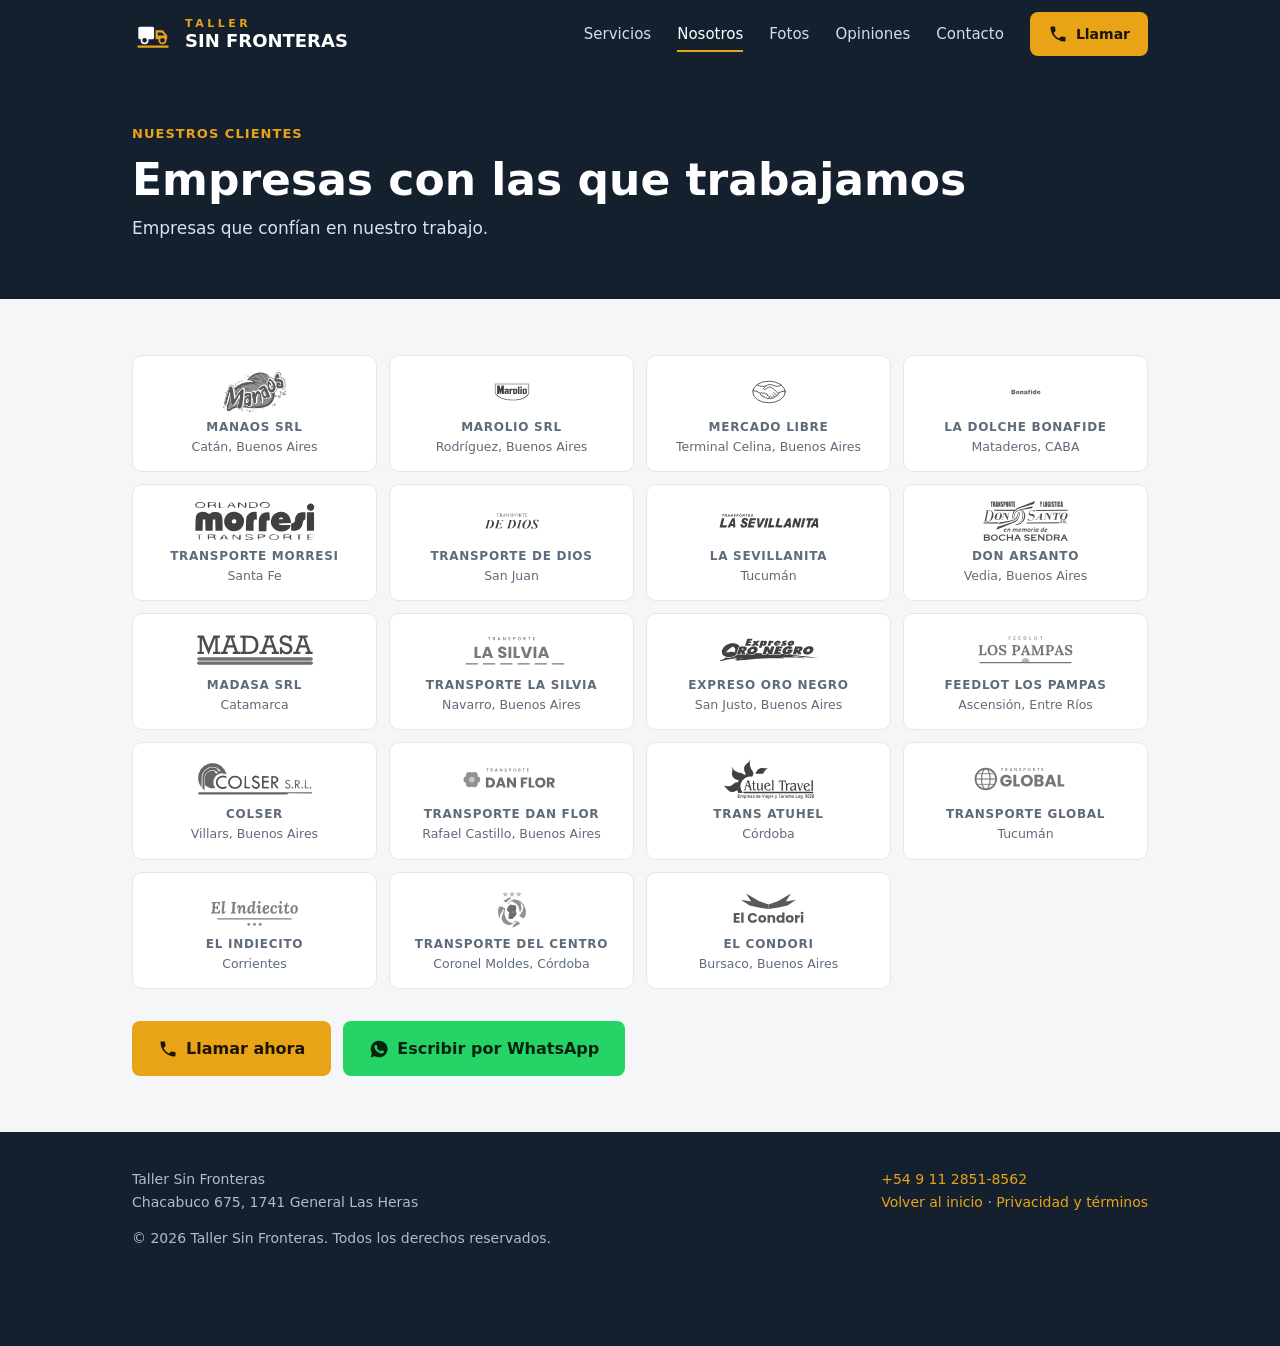
<file: paginas/empresas.html>
<!DOCTYPE html>
<html lang="es">
<head>
<meta charset="utf-8">
<meta name="viewport" content="width=device-width, initial-scale=1, viewport-fit=cover">
<meta name="theme-color" content="#14202e">
<title>Empresas con las que trabajamos | Taller Sin Fronteras</title>
<meta name="description" content="Empresas que confían en Taller Sin Fronteras, auxilio de camiones y taller mecánico en General Las Heras.">
<link rel="stylesheet" href="../recursos/estilos.css">
<link rel="stylesheet" href="../recursos/animaciones.css">
<style>
.cgrid{display:grid;grid-template-columns:repeat(auto-fill,minmax(140px,1fr));gap:12px}
@media(min-width:900px){.cgrid{grid-template-columns:repeat(4,1fr)}}
.cgrid>div{background:var(--card);border:1px solid var(--line);border-radius:10px;min-height:96px;padding:16px 12px;display:flex;flex-direction:column;align-items:center;justify-content:center;gap:8px;text-align:center;font-weight:800;color:var(--ink);font-size:15.5px;line-height:1.25}
.cgrid>div:hover{border-color:var(--acc)}
.cgrid img{height:40px;width:auto;max-width:120px;filter:grayscale(1);opacity:.75;transition:filter .2s,opacity .2s}
.cgrid>div:hover img{filter:none;opacity:1}
.cgrid img+span{font-size:12px;font-weight:700;letter-spacing:.06em;text-transform:uppercase;color:var(--mut)}
.cgrid small{font-size:12.5px;font-weight:500;color:var(--mut);line-height:1.3}
.cgrid span+small{margin-top:-4px}
</style>
</head>
<body>
<svg width="0" height="0" style="position:absolute" aria-hidden="true"><symbol id="ico" viewBox="0 0 80 80"><rect width="80" height="80" rx="18" fill="#14202e"/><rect x="12" y="26" width="30" height="24" rx="3" fill="#fff"/><path d="M45 33h12.5a3 3 0 0 1 2.4 1.2L67 43v7H45z" fill="#e8a317"/><path d="M49 37h8l5 6H49z" fill="#14202e"/><circle cx="24" cy="52" r="6" fill="#14202e" stroke="#fff" stroke-width="3"/><circle cx="58" cy="52" r="6" fill="#14202e" stroke="#e8a317" stroke-width="3"/><rect x="10" y="62" width="60" height="4" rx="2" fill="#e8a317"/></symbol></svg>
<header>
 <div class="wrap bar">
  <a href="../index.html" class="logo" aria-label="Taller Sin Fronteras, inicio"><svg aria-hidden="true"><use href="#ico"/></svg><span><span class="t1">Taller</span><span class="t2">Sin Fronteras</span></span></a>
  <button class="burger" id="bg" aria-label="Menú" aria-expanded="false">&#9776;</button>
  <nav id="nav">
   <a href="../index.html#servicios">Servicios</a>
   <a href="../index.html#nosotros" class="on">Nosotros</a>
   <a href="../index.html#fotos">Fotos</a>
   <a href="../index.html#opiniones">Opiniones</a>
   <a href="../index.html#contacto">Contacto</a>
   <a class="btn btn-acc" href="tel:+5491128518562"><svg viewBox="0 0 24 24" aria-hidden="true"><path d="M6.62 10.79c1.44 2.83 3.76 5.14 6.59 6.59l2.2-2.2c.27-.27.67-.36 1.02-.24 1.12.37 2.33.57 3.57.57.55 0 1 .45 1 1V20c0 .55-.45 1-1 1-9.39 0-17-7.61-17-17 0-.55.45-1 1-1h3.5c.55 0 1 .45 1 1 0 1.25.2 2.45.57 3.57.11.35.03.74-.25 1.02l-2.2 2.2z"/></svg>Llamar</a>
  </nav>
 </div>
</header>

<div class="top"><div class="wrap"><small>Nuestros clientes</small><h1>Empresas con las que trabajamos</h1><p>Empresas que confían en nuestro trabajo.</p></div></div>

<section>
 <div class="wrap">
  <div class="cgrid" id="cgrid"></div>
  <div class="row" style="margin-top:32px">
   <a class="btn btn-acc" href="tel:+5491128518562"><svg viewBox="0 0 24 24" aria-hidden="true"><path d="M6.62 10.79c1.44 2.83 3.76 5.14 6.59 6.59l2.2-2.2c.27-.27.67-.36 1.02-.24 1.12.37 2.33.57 3.57.57.55 0 1 .45 1 1V20c0 .55-.45 1-1 1-9.39 0-17-7.61-17-17 0-.55.45-1 1-1h3.5c.55 0 1 .45 1 1 0 1.25.2 2.45.57 3.57.11.35.03.74-.25 1.02l-2.2 2.2z"/></svg>Llamar ahora</a>
   <a class="btn btn-wa" href="https://wa.me/5491128518562?text=Hola%2C%20quiero%20consultar%20por%20el%20servicio%20para%20mi%20empresa" target="_blank" rel="noopener"><svg viewBox="0 0 24 24" aria-hidden="true"><path d="M12 2a10 10 0 0 0-8.6 15L2 22l5.2-1.4A10 10 0 1 0 12 2zm5.4 14.2c-.2.6-1.3 1.2-1.8 1.2-.5.1-1 .2-3.3-.7-2.8-1.2-4.6-4-4.7-4.2-.1-.2-1.1-1.5-1.1-2.8s.7-2 1-2.3c.2-.3.5-.3.7-.3h.5c.2 0 .4 0 .6.5l.8 1.9c.1.2.1.4 0 .5l-.4.6c-.1.2-.3.3-.1.6.2.3.8 1.3 1.7 2.1 1.2 1 2.1 1.3 2.4 1.5.3.1.5.1.6-.1l.8-1c.2-.2.4-.2.6-.1l1.9.9c.3.1.4.2.5.3.1.2.1.8-.1 1.4z"/></svg>Escribir por WhatsApp</a>
  </div>
 </div>
</section>

<footer>
 <div class="wrap f">
  <div>Taller Sin Fronteras<br>Chacabuco 675, 1741 General Las Heras</div>
  <div><a class="m" href="tel:+5491128518562">+54 9 11 2851-8562</a><br><a class="m" href="../index.html">Volver al inicio</a> · <a class="m" href="../index.html#privacidad">Privacidad y términos</a></div>
 </div>
 <div class="wrap" style="margin-top:14px">© <span id="y"></span> Taller Sin Fronteras. Todos los derechos reservados.</div>
</footer>
<script src="../recursos/comun.js"></script>
<script src="../recursos/empresas.js"></script>
<script>
(function(){
 var cg=document.getElementById('cgrid');
 (window.EMPRESAS||[]).forEach(function(c){
  var t=document.createElement('div');
  t.appendChild(logoEmpresa(c,'../'));
  var s=document.createElement('span');s.textContent=c.n;t.appendChild(s);
  if(c.l){var lo=document.createElement('small');lo.textContent=c.l;t.appendChild(lo)}
  cg.appendChild(t);
 });
})();
</script>
<script src="../recursos/animaciones.js"></script>
</body>
</html>
</file>
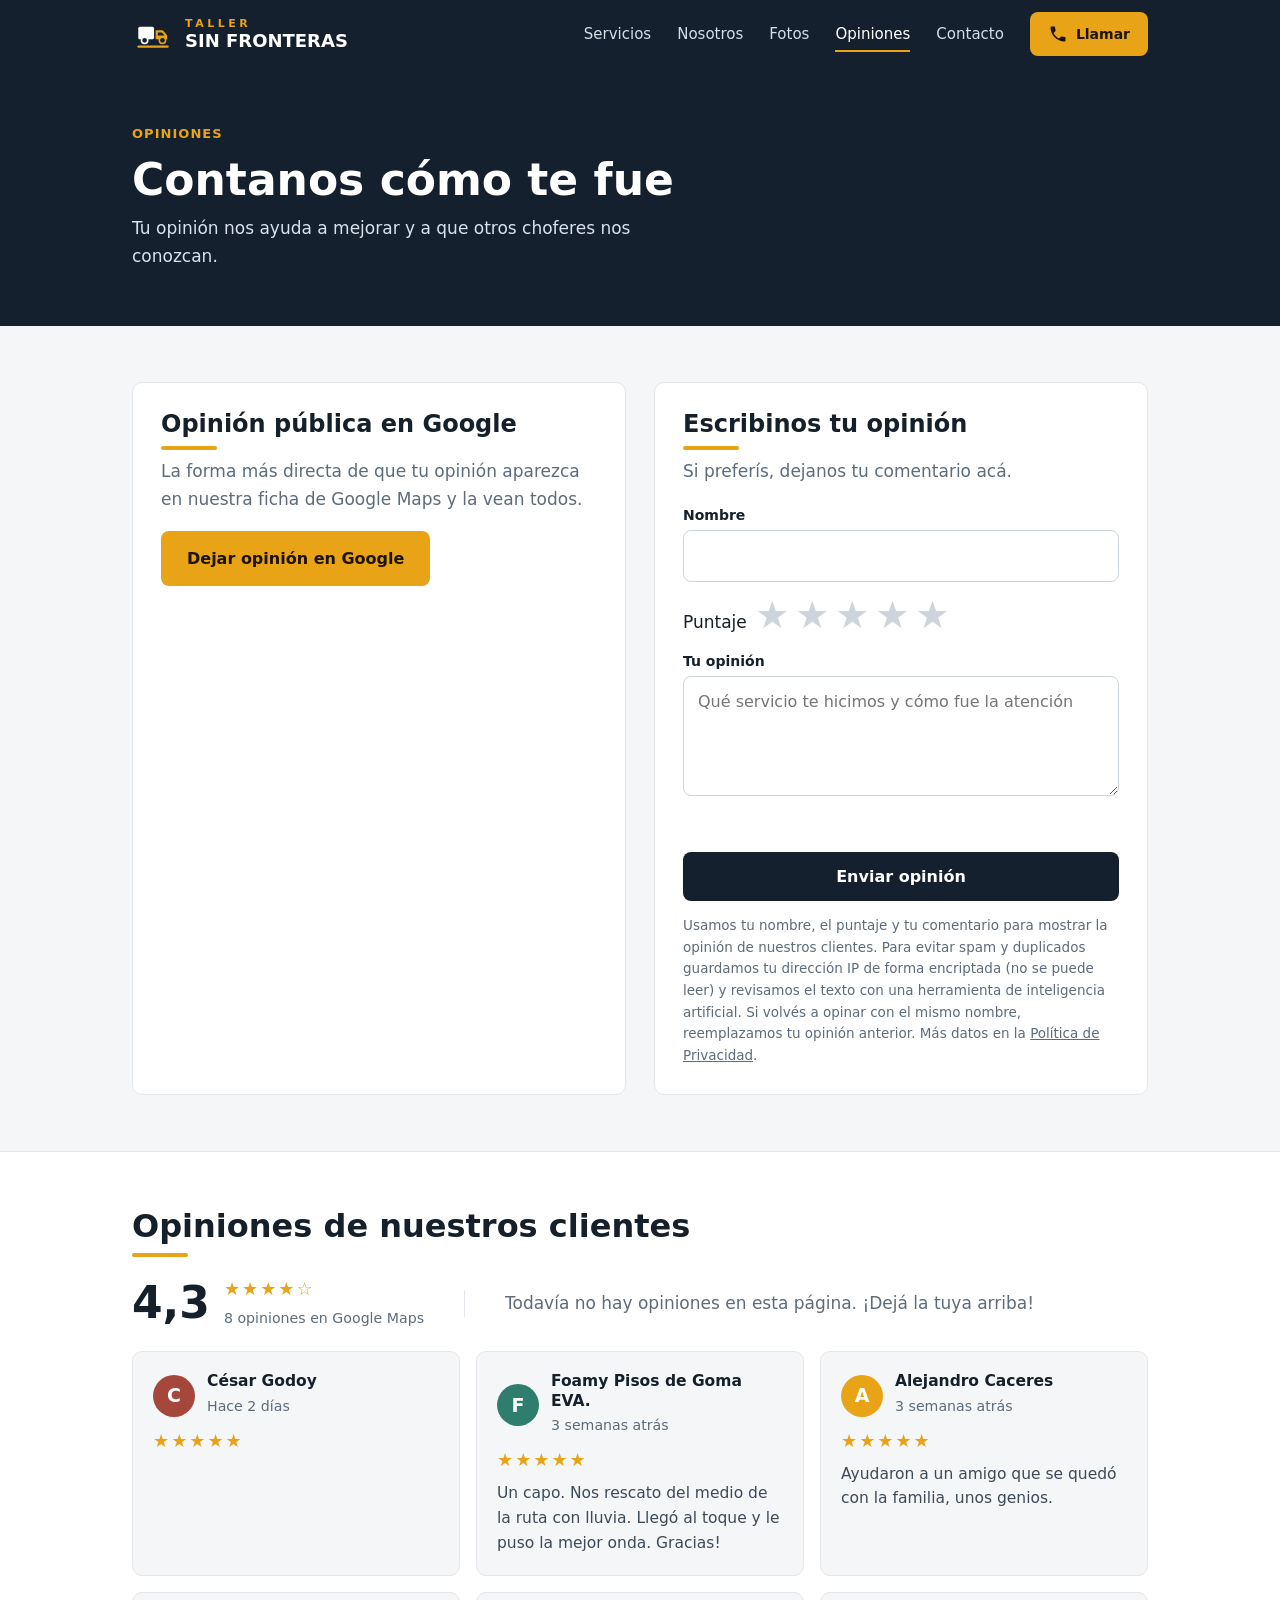
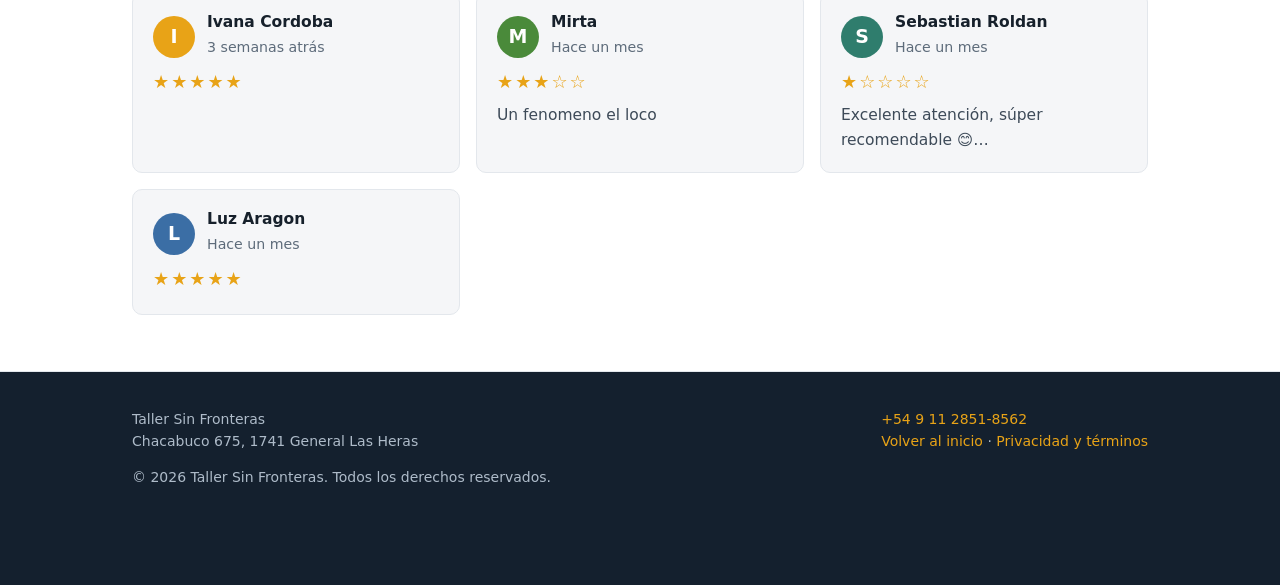
<file: paginas/opinion.html>
<!DOCTYPE html>
<html lang="es">
<head>
<meta charset="utf-8">
<meta name="viewport" content="width=device-width, initial-scale=1, viewport-fit=cover">
<meta name="theme-color" content="#14202e">
<title>Dejá tu opinión | Taller Sin Fronteras</title>
<meta name="description" content="Contanos cómo te fue en Taller Sin Fronteras, auxilio de camiones en General Las Heras.">
<link rel="stylesheet" href="../recursos/estilos.css">
<link rel="stylesheet" href="../recursos/animaciones.css">
<style>
.c-grid{display:grid;grid-template-columns:1fr 1fr;gap:28px}
.box{background:var(--card);border:1px solid var(--line);border-radius:10px;padding:28px}
.box h2{font-size:24px;margin-bottom:8px}
.box p{color:var(--mut);margin-bottom:18px}
@media(max-width:800px){.c-grid{grid-template-columns:1fr}}
form{display:grid;gap:14px}
label.l{font-size:14px;font-weight:600;display:block;margin-bottom:4px}
input[type=text],textarea{width:100%;padding:12px 14px;border:1px solid #cdd4dc;border-radius:8px;font:inherit;font-size:16px;background:#fff;color:var(--ink)}
input[type=text]:focus,textarea:focus{outline:2px solid var(--acc);outline-offset:1px;border-color:var(--acc)}
textarea{min-height:120px;resize:vertical}
.rate{display:inline-flex;flex-direction:row-reverse;justify-content:flex-end;position:relative}
.rate input{position:absolute;opacity:0;width:1px;height:1px}
.rate label{font-size:38px;line-height:1;color:#cdd4dc;cursor:pointer;padding:0 3px}
.rate input:checked~label,.rate label:hover,.rate label:hover~label{color:var(--acc)}
.rate input:focus-visible+label{outline:2px solid var(--acc);border-radius:4px}
#err{color:#b3261e;font-size:14px;min-height:20px}
.rall{display:grid;grid-template-columns:repeat(auto-fit,minmax(260px,1fr));gap:16px;margin-top:20px}
.rc{background:var(--bg);border:1px solid var(--line);border-radius:10px;padding:20px}
.rc p{color:#3d4a58;font-size:15.5px;margin:6px 0 0}
.rc small{color:var(--mut)}
.st{color:var(--acc);letter-spacing:2px;font-size:18px}
.rh{display:flex;align-items:center;gap:12px;margin-bottom:8px}
.rh b{display:block;line-height:1.25;font-size:15.5px}
.av{width:42px;height:42px;border-radius:50%;display:grid;place-items:center;color:#fff;font-weight:700;font-size:19px;flex:none}
.nota{font-size:13.5px;color:var(--mut)}
.rsum{display:flex;flex-wrap:wrap;align-items:center;gap:18px 40px;margin:18px 0 4px}
.rsum .pb{display:flex;align-items:center;gap:14px}
@media(min-width:560px){.rsum .pb+.pb{border-left:1px solid var(--line);padding-left:40px}}
.rsum b{font-size:44px;line-height:1}
.rsum small{color:var(--mut)}
.rsum a{text-decoration:underline}
</style>
</head>
<body>
<svg width="0" height="0" style="position:absolute" aria-hidden="true"><symbol id="ico" viewBox="0 0 80 80"><rect width="80" height="80" rx="18" fill="#14202e"/><rect x="12" y="26" width="30" height="24" rx="3" fill="#fff"/><path d="M45 33h12.5a3 3 0 0 1 2.4 1.2L67 43v7H45z" fill="#e8a317"/><path d="M49 37h8l5 6H49z" fill="#14202e"/><circle cx="24" cy="52" r="6" fill="#14202e" stroke="#fff" stroke-width="3"/><circle cx="58" cy="52" r="6" fill="#14202e" stroke="#e8a317" stroke-width="3"/><rect x="10" y="62" width="60" height="4" rx="2" fill="#e8a317"/></symbol></svg>
<header>
 <div class="wrap bar">
  <a href="../index.html" class="logo" aria-label="Taller Sin Fronteras, inicio"><svg aria-hidden="true"><use href="#ico"/></svg><span><span class="t1">Taller</span><span class="t2">Sin Fronteras</span></span></a>
  <button class="burger" id="bg" aria-label="Menú" aria-expanded="false">&#9776;</button>
  <nav id="nav">
   <a href="../index.html#servicios">Servicios</a>
   <a href="../index.html#nosotros">Nosotros</a>
   <a href="../index.html#fotos">Fotos</a>
   <a href="../index.html#opiniones" class="on">Opiniones</a>
   <a href="../index.html#contacto">Contacto</a>
   <a class="btn btn-acc" href="tel:+5491128518562"><svg viewBox="0 0 24 24" aria-hidden="true"><path d="M6.62 10.79c1.44 2.83 3.76 5.14 6.59 6.59l2.2-2.2c.27-.27.67-.36 1.02-.24 1.12.37 2.33.57 3.57.57.55 0 1 .45 1 1V20c0 .55-.45 1-1 1-9.39 0-17-7.61-17-17 0-.55.45-1 1-1h3.5c.55 0 1 .45 1 1 0 1.25.2 2.45.57 3.57.11.35.03.74-.25 1.02l-2.2 2.2z"/></svg>Llamar</a>
  </nav>
 </div>
</header>

<div class="top"><div class="wrap"><small>Opiniones</small><h1>Contanos cómo te fue</h1><p>Tu opinión nos ayuda a mejorar y a que otros choferes nos conozcan.</p></div></div>

<section>
 <div class="wrap c-grid">
  <div class="box">
   <h2>Opinión pública en Google</h2>
   <p>La forma más directa de que tu opinión aparezca en nuestra ficha de Google Maps y la vean todos.</p>
   <a class="btn btn-acc" href="https://maps.app.goo.gl/n9jc7Dehfp5RE3VC8" target="_blank" rel="noopener">Dejar opinión en Google</a>
  </div>
  <div class="box">
   <h2>Escribinos tu opinión</h2>
   <p>Si preferís, dejanos tu comentario acá.</p>
   <form id="frm" novalidate>
    <input type="text" name="web" tabindex="-1" autocomplete="off" aria-hidden="true" style="position:absolute;left:-9999px;width:1px;height:1px;opacity:0">
    <div><label class="l" for="n">Nombre</label><input type="text" id="n" autocomplete="name" maxlength="80"></div>
    <div>
     <span class="l" id="pl">Puntaje</span>
     <div class="rate" role="radiogroup" aria-labelledby="pl">
      <input type="radio" name="p" id="s5" value="5"><label for="s5" title="5 estrellas">★</label>
      <input type="radio" name="p" id="s4" value="4"><label for="s4" title="4 estrellas">★</label>
      <input type="radio" name="p" id="s3" value="3"><label for="s3" title="3 estrellas">★</label>
      <input type="radio" name="p" id="s2" value="2"><label for="s2" title="2 estrellas">★</label>
      <input type="radio" name="p" id="s1" value="1"><label for="s1" title="1 estrella">★</label>
     </div>
    </div>
    <div><label class="l" for="m">Tu opinión</label><textarea id="m" maxlength="1000" placeholder="Qué servicio te hicimos y cómo fue la atención"></textarea></div>
    <div id="err" role="alert"></div>
    <button class="btn btn-dark" type="submit">Enviar opinión</button>
    <p class="nota" style="margin:0">Usamos tu nombre, el puntaje y tu comentario para mostrar la opinión de nuestros clientes. Para evitar spam y duplicados guardamos tu dirección IP de forma encriptada (no se puede leer) y revisamos el texto con una herramienta de inteligencia artificial. Si volvés a opinar con el mismo nombre, reemplazamos tu opinión anterior. Más datos en la <a href="../index.html#privacidad" style="text-decoration:underline">Política de Privacidad</a>.</p>
   </form>
  </div>
 </div>
</section>

<section class="alt">
 <div class="wrap">
  <h2>Opiniones de nuestros clientes</h2>
  <div class="rsum" id="rsum"></div>
  <div class="rall" id="rall"></div>
 </div>
</section>

<footer>
 <div class="wrap f">
  <div>Taller Sin Fronteras<br>Chacabuco 675, 1741 General Las Heras</div>
  <div><a class="m" href="tel:+5491128518562">+54 9 11 2851-8562</a><br><a class="m" href="../index.html">Volver al inicio</a> · <a class="m" href="../index.html#privacidad">Privacidad y términos</a></div>
 </div>
 <div class="wrap" style="margin-top:14px">© <span id="y"></span> Taller Sin Fronteras. Todos los derechos reservados.</div>
</footer>
<script src="../recursos/comun.js"></script>
<script src="../recursos/animaciones.js"></script>
<script>
var SHEET_URL='https://script.google.com/macros/s/AKfycbyS9FpgaKjFnFLWmtCaMs-tdaZ95JANMC3MGFjabP0MwmQehuue1i5C7sYGWu28uI_Zxg/exec'; // pegá acá la URL de tu Google Apps Script cuando la tengas
var OPINION_API='https://twilight-credit-aa73.tallersinfronteras.workers.dev/'; // URL del Worker de Cloudflare (ver backend/LEEME.md). Mientras esté vacía, las opiniones se envían directo a Google (sin IP ni revisión).
document.getElementById('frm').addEventListener('submit',function(e){
 e.preventDefault();
 var n=this.n.value.trim(),m=this.m.value.trim(),p=this.querySelector('input[name=p]:checked'),err=document.getElementById('err');
 if(!n){err.textContent='Escribí tu nombre.';this.n.focus();return}
 if(!p){err.textContent='Elegí un puntaje de 1 a 5 estrellas.';return}
 err.textContent='';
 if(!SHEET_URL){err.innerHTML='Por ahora no podemos recibir opiniones acá. Podés dejarla en <a href="https://maps.app.goo.gl/n9jc7Dehfp5RE3VC8" target="_blank" rel="noopener" style="text-decoration:underline">Google Maps</a>.';return}
 var f=this,b=f.querySelector('button');b.disabled=true;
 var datos={fecha:new Date().toLocaleString('es-AR'),nombre:n,puntaje:+p.value,opinion:m,web:(f.web&&f.web.value)||''};
 var envio=OPINION_API
  ? fetch(OPINION_API,{method:'POST',headers:{'Content-Type':'text/plain;charset=utf-8'},body:JSON.stringify(datos)}).then(function(r){return r.json()}).then(function(j){if(!j||!j.ok)throw new Error('no');return j})
  : fetch(SHEET_URL,{method:'POST',mode:'no-cors',body:JSON.stringify(datos)}).then(function(){return {ok:true}});
 envio
 .then(function(j){f.closest('.box').innerHTML=j.actualizada?'<h2>¡Gracias!</h2><p>Actualizamos tu opinión anterior con la nueva.</p>':'<h2>¡Gracias por tu opinión!</h2><p>Ya recibimos tu mensaje.</p>'})
 .catch(function(){b.disabled=false;err.textContent='No se pudo enviar. Probá de nuevo en unos minutos.'});
});

var FALLBACK=[
 {n:'César Godoy',e:5,t:'',f:'Hace 2 días'},
 {n:'Foamy Pisos de Goma EVA.',e:5,t:'Un capo. Nos rescato del medio de la ruta con lluvia. Llegó al toque y le puso la mejor onda. Gracias!',f:'3 semanas atrás'},
 {n:'Alejandro Caceres',e:5,t:'Ayudaron a un amigo que se quedó con la familia, unos genios.',f:'3 semanas atrás'},
 {n:'Ivana Cordoba',e:5,t:'',f:'3 semanas atrás'},
 {n:'Mirta',e:3,t:'Un fenomeno el loco',f:'Hace un mes'},
 {n:'Sebastian Roldan',e:1,t:'Excelente atención, súper recomendable 😊…',f:'Hace un mes'},
 {n:'Luz Aragon',e:5,t:'',f:'Hace un mes'}
 ];
var COL=['#e8a317','#2f7d6d','#3b6ea5','#a5473b','#6b5aa5','#4a8a3a','#b5651d'];
function stars(n){return '★★★★★'.slice(0,n)+'☆☆☆☆☆'.slice(0,5-n)}
function card(o){
 var h=0;for(var i=0;i<o.n.length;i++)h+=o.n.charCodeAt(i);
 var c=document.createElement('div');c.className='rc';
 c.innerHTML='<div class="rh"><div class="av"></div><div><b></b><small></small></div></div><div class="st"></div><p></p>';
 var av=c.querySelector('.av');av.textContent=o.n.trim().charAt(0).toUpperCase();av.style.background=COL[h%COL.length];
 c.querySelector('b').textContent=o.n;
 c.querySelector('small').textContent=o.f||'';
 c.querySelector('.st').textContent=stars(o.e);
 var p=c.querySelector('p');if(o.t)p.textContent=o.t;else p.remove();
 return c;
}
function pintar(L){var r=document.getElementById('rall');r.innerHTML='';L.forEach(function(o){r.appendChild(card(o))})}
pintar(FALLBACK);
// Resumen con dos puntajes: el de Google Maps y el de las opiniones dejadas en esta página
var PUNTAJE=4.3,CANTIDAD=8; // ficha de Google Maps (actualizalos si cambian)
function pb(num,est,txt,link){
 var d=document.createElement('div');d.className='pb';
 d.innerHTML='<b></b><div><div class="st"></div><small></small></div>';
 d.querySelector('b').textContent=num;d.querySelector('.st').textContent=est;
 var sm=d.querySelector('small');
 if(link){var a=document.createElement('a');a.href=link;a.textContent=txt;sm.appendChild(a)}else sm.textContent=txt;
 return d;
}
function resumen(W){
 var rs=document.getElementById('rsum');rs.innerHTML='';
 rs.appendChild(pb(PUNTAJE.toFixed(1).replace('.',','),stars(Math.round(PUNTAJE)),CANTIDAD+' opiniones en Google Maps'));
 if(W.length){
  var t=0;W.forEach(function(o){t+=o.e});var m=t/W.length;
  rs.appendChild(pb(m.toFixed(1).replace('.',','),stars(Math.round(m)),W.length+(W.length===1?' opinión':' opiniones')+' en esta página'));
 }else{
  var v=document.createElement('div');v.className='pb';v.style.color='var(--mut)';
  v.textContent='Todavía no hay opiniones en esta página. ¡Dejá la tuya arriba!';rs.appendChild(v);
 }
}
resumen([]);
fetch(SHEET_URL).then(function(r){return r.json()}).then(function(d){
 var L=(d||[]).filter(function(x){return x.nombre&&x.puntaje}).map(function(x){return {n:String(x.nombre),e:Math.max(1,Math.min(5,+x.puntaje||5)),t:String(x.opinion||''),f:String(x.fecha||'').split(',')[0]}});
 function clave(o){return (o.n+'|'+o.e+'|'+o.t).trim().toLowerCase()}
 var ya=FALLBACK.map(clave);
 L=L.filter(function(o){return ya.indexOf(clave(o))<0});
 if(L.length){resumen(L);pintar(L.concat(FALLBACK))}
}).catch(function(){});
</script>
</body>
</html>
</file>
<file: recursos/estilos.css>
:root{--ink:#16202b;--mut:#5d6b7a;--line:#e3e7ec;--bg:#f5f6f8;--card:#fff;--dark:#14202e;--acc:#e8a317;--accink:#1d1400;--wa:#25d366}
*{box-sizing:border-box;margin:0;padding:0}
html{scroll-behavior:smooth;scroll-padding-top:70px}
body{font-family:system-ui,-apple-system,"Segoe UI",Roboto,Arial,sans-serif;color:var(--ink);background:var(--bg);line-height:1.6;font-size:17px}
a{color:inherit;text-decoration:none}
img{display:block;max-width:100%}
.wrap{max-width:1060px;margin:auto;padding:0 22px}
.btn{display:inline-flex;align-items:center;justify-content:center;gap:8px;padding:13px 24px;border-radius:8px;font-weight:700;font-size:16px;border:2px solid transparent;cursor:pointer;font-family:inherit}
.btn svg{width:20px;height:20px;flex:none;fill:currentColor}
.btn-acc{background:var(--acc);color:var(--accink)}
.btn-acc:hover{background:#f2b32e}
.btn-wa{background:var(--wa);color:#05230f}
.btn-wa:hover{background:#2bd367}
.btn:active{transform:translateY(1px)}
.btn:focus-visible,.wa:focus-visible{outline:3px solid #fff;outline-offset:2px;box-shadow:0 0 0 6px #14202e}
.wa{transition:transform .15s}
.wa:hover{transform:scale(1.06)}
.wa:active{transform:scale(.97)}
@media(hover:hover) and (min-width:760px){
.wa:before{content:attr(data-t);position:absolute;right:68px;top:50%;transform:translateY(-50%) translateX(6px);background:#14202e;color:#fff;font-size:14px;font-weight:700;padding:7px 12px;border-radius:8px;white-space:nowrap;opacity:0;pointer-events:none;transition:opacity .15s,transform .15s}
.wa:hover:before,.wa:focus-visible:before{opacity:1;transform:translateY(-50%)}}
.btn-dark{background:var(--dark);color:#fff}
.row{display:flex;flex-wrap:wrap;gap:12px}

header{position:sticky;top:0;z-index:50;background:var(--dark);color:#fff}
.bar{display:flex;align-items:center;justify-content:space-between;height:68px}
.logo{display:flex;align-items:center;gap:11px;line-height:1}
.logo svg{width:42px;height:42px;flex:none}
.logo span{display:block}
.logo .t1{font-size:11px;font-weight:700;letter-spacing:.32em;color:var(--acc);text-transform:uppercase;margin-bottom:3px}
.logo .t2{font-size:18px;font-weight:900;text-transform:uppercase}
nav{display:flex;gap:26px;align-items:center}
nav a{font-size:15px;color:#d5dde6}
nav a:hover,nav a.on{color:#fff}
nav .btn{padding:9px 16px;font-size:14px;color:var(--accink)}
.burger{display:none;background:none;border:0;color:#fff;font-size:26px;cursor:pointer;padding:6px 10px}
@media(max-width:780px){
 .burger{display:block}
 nav{display:none;position:absolute;top:68px;left:0;right:0;background:var(--dark);flex-direction:column;align-items:stretch;gap:0;padding:6px 22px 18px;border-top:1px solid #ffffff1f}
 nav.open{display:flex}
 nav a{padding:14px 0;border-bottom:1px solid #ffffff14;font-size:17px}
 nav .btn{margin-top:14px;padding:13px}
}

.top{background:var(--dark);color:#fff;padding:56px 0}
.top small{display:block;color:var(--acc);font-weight:700;letter-spacing:.08em;text-transform:uppercase;font-size:13px;margin-bottom:10px}
.top h1{font-size:clamp(30px,5vw,44px);line-height:1.15}
.top p{color:#d9e2ec;max-width:34em;margin-top:10px}
section{padding:56px 0}
.alt{background:var(--card);border-block:1px solid var(--line)}
h2{font-size:clamp(25px,4vw,32px);line-height:1.15;margin-bottom:8px}
.sub{color:var(--mut);max-width:38em;margin-bottom:24px}
.two{display:grid;grid-template-columns:1fr 1.25fr;gap:40px;align-items:start}
.two p{color:#3d4a58;margin-bottom:12px}
.two ul{list-style:none;display:grid;gap:8px;margin:14px 0 20px}
.two li{padding-left:26px;position:relative;color:#3d4a58}
.two li:before{content:"✓";position:absolute;left:0;color:var(--acc);font-weight:900}
@media(max-width:800px){.two{grid-template-columns:1fr;gap:24px}}
.two .gal figure:first-child{grid-column:1/-1;aspect-ratio:4/5;max-height:640px}
.two .gal figure:first-child img{object-position:center}

.gal{display:grid;grid-template-columns:repeat(3,1fr);gap:12px}
.gal figure{aspect-ratio:4/3;overflow:hidden;border-radius:8px;background:#dde2e8;cursor:zoom-in}
.gal img{width:100%;height:100%;object-fit:cover;transition:transform .4s}
.gal figure:hover img{transform:scale(1.04)}
@media(max-width:700px){.gal{grid-template-columns:1fr 1fr}}
.vacio{color:var(--mut);padding:28px;border:2px dashed var(--line);border-radius:10px;text-align:center;display:none}

#lb{border:0;background:transparent;max-width:96vw;max-height:94vh;padding:0;margin:auto}
#lb::backdrop{background:#0b1420e6}
#lb img{max-width:96vw;max-height:88vh;margin:auto;border-radius:8px}
#lb button{position:absolute;top:8px;right:8px;width:40px;height:40px;border-radius:50%;border:0;font-size:24px;cursor:pointer;background:#fff}

footer{background:var(--dark);color:#aebbc9;padding:36px 0 96px;font-size:14px}
footer a.m{color:var(--acc)}
footer .f{display:flex;justify-content:space-between;gap:20px;flex-wrap:wrap}
.wa{position:fixed;right:16px;bottom:calc(16px + env(safe-area-inset-bottom,0px));z-index:60;width:56px;height:56px;border-radius:50%;background:var(--wa);display:grid;place-items:center;box-shadow:0 4px 14px #0006}
.wa svg{width:28px;height:28px;fill:#fff}
</file>
<file: recursos/animaciones.css>
/* Animaciones - Taller Sin Fronteras
   Todo el movimiento esta dentro de "prefers-reduced-motion: no-preference",
   asi que quien pide menos movimiento en su sistema no ve nada de esto. */

/* Sombra del encabezado al bajar (no es movimiento) */
header{transition:box-shadow .3s ease}
header.scrolled{box-shadow:0 8px 24px #0006}

@media (prefers-reduced-motion:no-preference){

 @keyframes fadeUp{from{opacity:0;transform:translateY(22px)}to{opacity:1;transform:none}}
 @keyframes fadeIn{from{opacity:0}to{opacity:1}}
 @keyframes pop{from{transform:scale(0)}to{transform:scale(1)}}
 @keyframes waPulse{0%{transform:scale(1);opacity:.65}100%{transform:scale(1.7);opacity:0}}
 @keyframes glow{0%,100%{box-shadow:0 0 0 0 #e8a31766}50%{box-shadow:0 0 0 12px #e8a31700}}
 @keyframes dlgIn{from{opacity:0;transform:translateY(16px) scale(.98)}to{opacity:1;transform:none}}
 @keyframes ckIn{from{opacity:0;transform:translateY(28px)}to{opacity:1;transform:none}}
 @keyframes navIn{from{opacity:0;transform:translateY(-8px)}to{opacity:1;transform:none}}

 /* Entrada del titulo principal (inicio y subpaginas) */
 .hero small,.hero h1,.hero p,.hero .live,.hero .row,
 .top small,.top h1,.top p{animation:fadeUp .8s cubic-bezier(.2,.7,.2,1) both}
 .hero h1,.top h1{animation-delay:.1s}
 .hero p,.top p{animation-delay:.22s}
 .hero .live{animation-delay:.28s}
 .hero .row{animation-delay:.34s}

 /* Boton "Llamar ahora": latido suave para llamar la atencion */
 .hero .row .btn-acc{animation:glow 2.6s ease-in-out 1.6s infinite}
 .hero .row .btn-acc:hover{animation:none}

 /* Punto verde de "Atencion 24 hs" */
 .live i{animation:livePulse 1.8s ease-out infinite}
 @keyframes livePulse{0%{box-shadow:0 0 0 0 #25d36699}100%{box-shadow:0 0 0 10px #25d36600}}

 /* Logo */
 .logo svg{transition:transform .3s cubic-bezier(.2,1.4,.4,1)}
 .logo:hover svg{transform:rotate(-8deg) scale(1.08)}

 /* Botones */
 .btn{transition:background .15s,border-color .15s,transform .18s ease,box-shadow .18s ease}
 .btn:hover{transform:translateY(-2px);box-shadow:0 8px 18px #0003}
 .btn:active{transform:translateY(0);box-shadow:none}

 /* Tarjetas de servicios */
 .svc div{transition:transform .25s ease,box-shadow .25s ease}
 .svc div:hover{transform:translateY(-6px);box-shadow:0 16px 32px #14202e1f}

 /* Cuadro de marcas que estan con nosotros */
 .cgrid>div{transition:transform .2s ease,box-shadow .2s ease,border-color .2s ease}
 .cgrid>div:hover{transform:translateY(-3px);box-shadow:0 10px 22px #14202e1a}

 /* Opiniones: las tarjetas de la pagina de opiniones entran de a una */
 .rall .rc{animation:fadeUp .6s cubic-bezier(.2,.7,.2,1) backwards;transition:transform .25s ease,box-shadow .25s ease}
 .rall .rc:hover{transform:translateY(-4px);box-shadow:0 12px 26px #14202e18}
 .rall .rc:nth-child(2){animation-delay:.06s}
 .rall .rc:nth-child(3){animation-delay:.12s}
 .rall .rc:nth-child(4){animation-delay:.18s}
 .rall .rc:nth-child(5){animation-delay:.24s}
 .rall .rc:nth-child(6){animation-delay:.3s}
 .rall .rc:nth-child(7){animation-delay:.36s}
 .rall .rc:nth-child(n+8){animation-delay:.42s}

 /* Boton flotante de WhatsApp */
 .wa{transition:bottom .35s ease,transform .2s ease}
 .wa:hover{transform:scale(1.1)}
 .wa::after{content:"";position:absolute;inset:0;border-radius:50%;border:2px solid var(--wa);animation:waPulse 2.4s ease-out infinite;pointer-events:none}

 /* Campos de formulario */
 input,textarea,select{transition:border-color .15s,box-shadow .15s}
 input:focus,textarea:focus{box-shadow:0 0 0 4px #e8a31726}

 /* Ventanas legales, visor de fotos y aviso de cookies */
 dialog[open]{animation:dlgIn .28s ease}
 dialog[open]::backdrop{animation:fadeIn .28s ease}
 #ck.show{animation:ckIn .45s cubic-bezier(.2,.8,.2,1)}

 /* Aparicion al hacer scroll (el JS agrega .anim y data-reveal) */
 html.anim [data-reveal]{opacity:0;transform:translateY(26px);transition:opacity .7s ease,transform .7s cubic-bezier(.2,.7,.2,1);transition-delay:calc(var(--i,0) * 80ms)}
 html.anim [data-reveal=zoom]{transform:scale(.94)}
 html.anim [data-reveal].is-in{opacity:1;transform:none}

 /* Rayita naranja que crece debajo de los titulos */
 html.anim section h2::after{content:"";display:block;width:0;height:4px;border-radius:2px;background:var(--acc);margin-top:8px;transition:width .7s cubic-bezier(.2,.7,.2,1) .25s}
 html.anim h2.is-in::after,html.anim .is-in h2::after{width:56px}

 /* Los numeros de "Como trabajamos" aparecen de a uno */
 html.anim .is-in .steps li:before{animation:pop .5s cubic-bezier(.2,1.5,.4,1) both}
 html.anim .is-in .steps li:nth-child(1):before{animation-delay:.35s}
 html.anim .is-in .steps li:nth-child(2):before{animation-delay:.47s}
 html.anim .is-in .steps li:nth-child(3):before{animation-delay:.59s}
 html.anim .is-in .steps li:nth-child(4):before{animation-delay:.71s}

 /* Barra de progreso de lectura, pegada al borde inferior del encabezado */
 .prog{position:absolute;left:0;bottom:0;height:3px;width:100%;background:var(--acc);transform-origin:0 50%;transform:scaleX(var(--p,0));pointer-events:none}
}

/* Pantallas anchas: los bloques de dos columnas entran desde los costados.
   En celular entran desde abajo para no generar scroll horizontal. */
@media (prefers-reduced-motion:no-preference) and (min-width:801px){
 html.anim [data-reveal=left]{transform:translateX(-20px)}
 html.anim [data-reveal=right]{transform:translateX(20px)}
}

/* Menu: subrayado animado en pantallas anchas */
@media (prefers-reduced-motion:no-preference) and (min-width:781px){
 nav a:not(.btn){position:relative}
 nav a:not(.btn)::after{content:"";position:absolute;left:0;right:0;bottom:-6px;height:2px;background:var(--acc);transform:scaleX(0);transform-origin:left;transition:transform .25s ease}
 nav a:not(.btn):hover::after,nav a.on:not(.btn)::after{transform:scaleX(1)}
}

/* Menu desplegable del celular */
@media (prefers-reduced-motion:no-preference) and (max-width:780px){
 nav.open{animation:navIn .25s ease}
}
</file>
